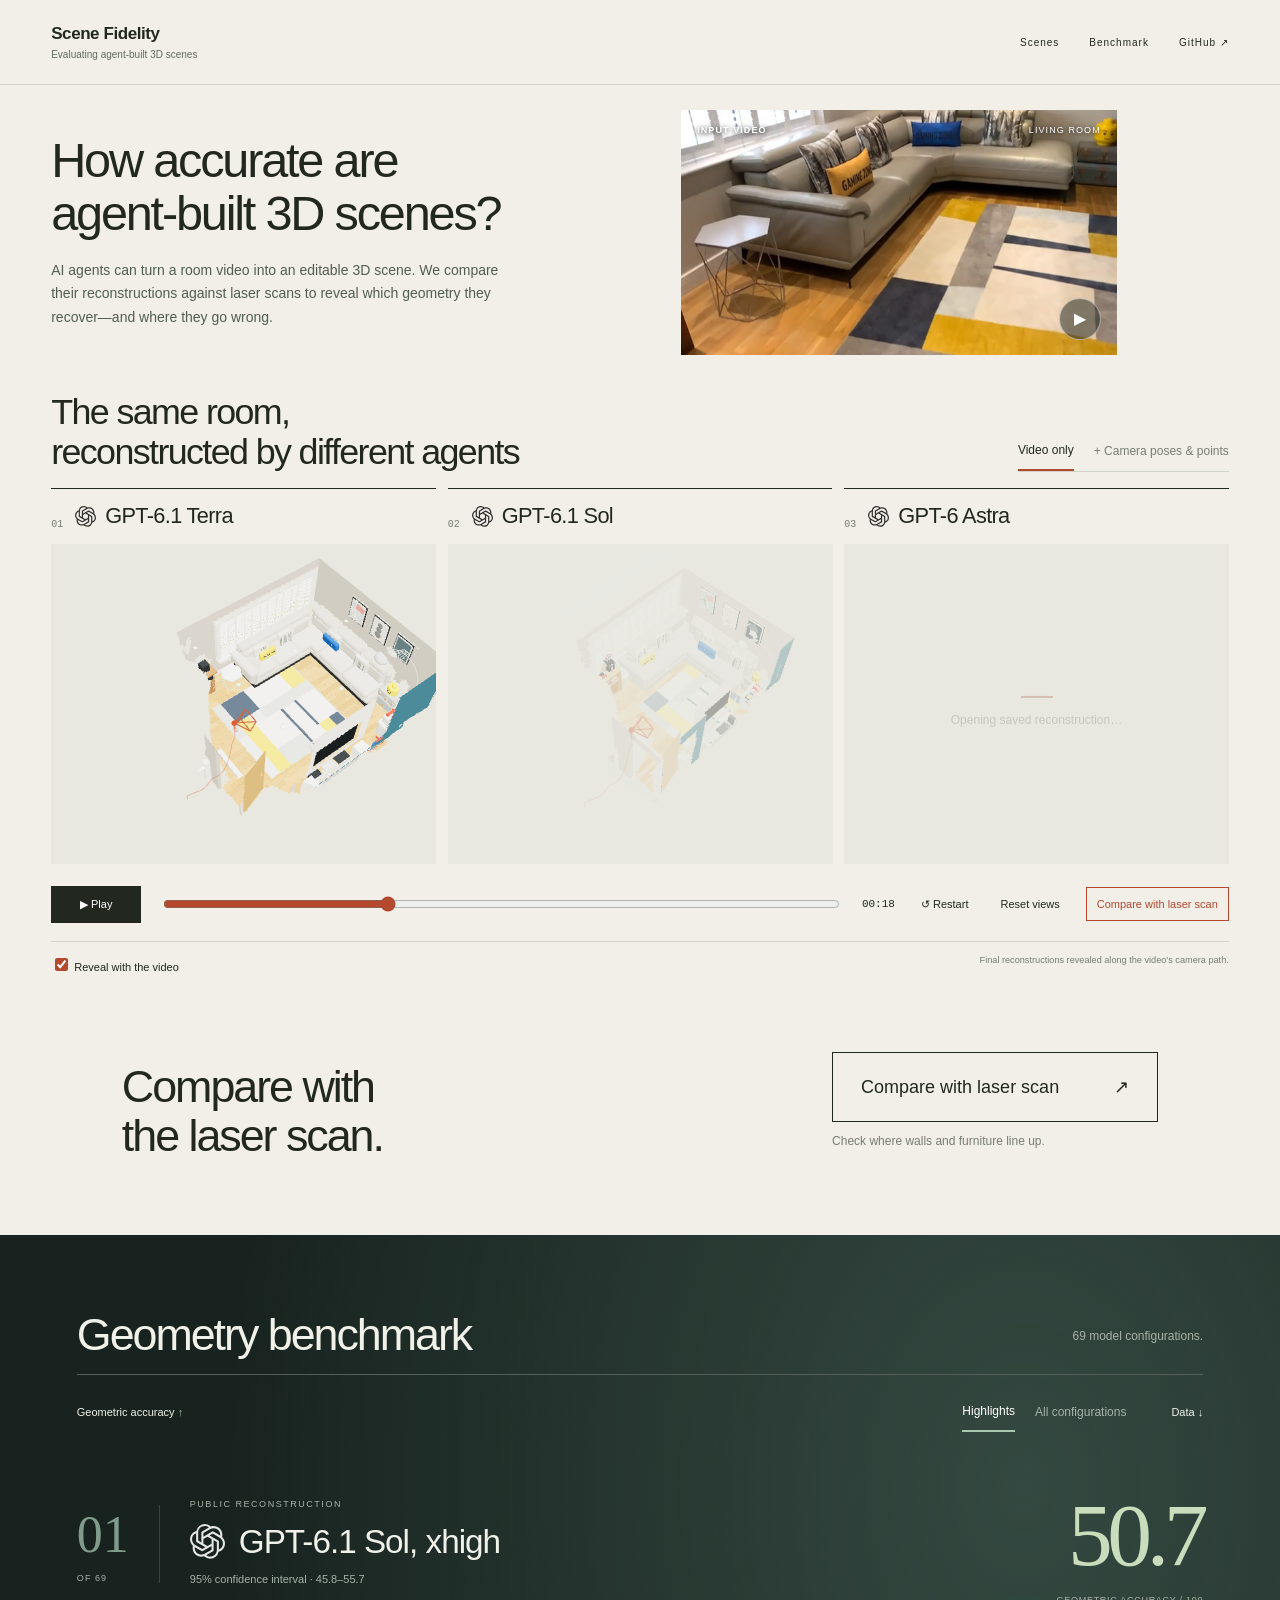
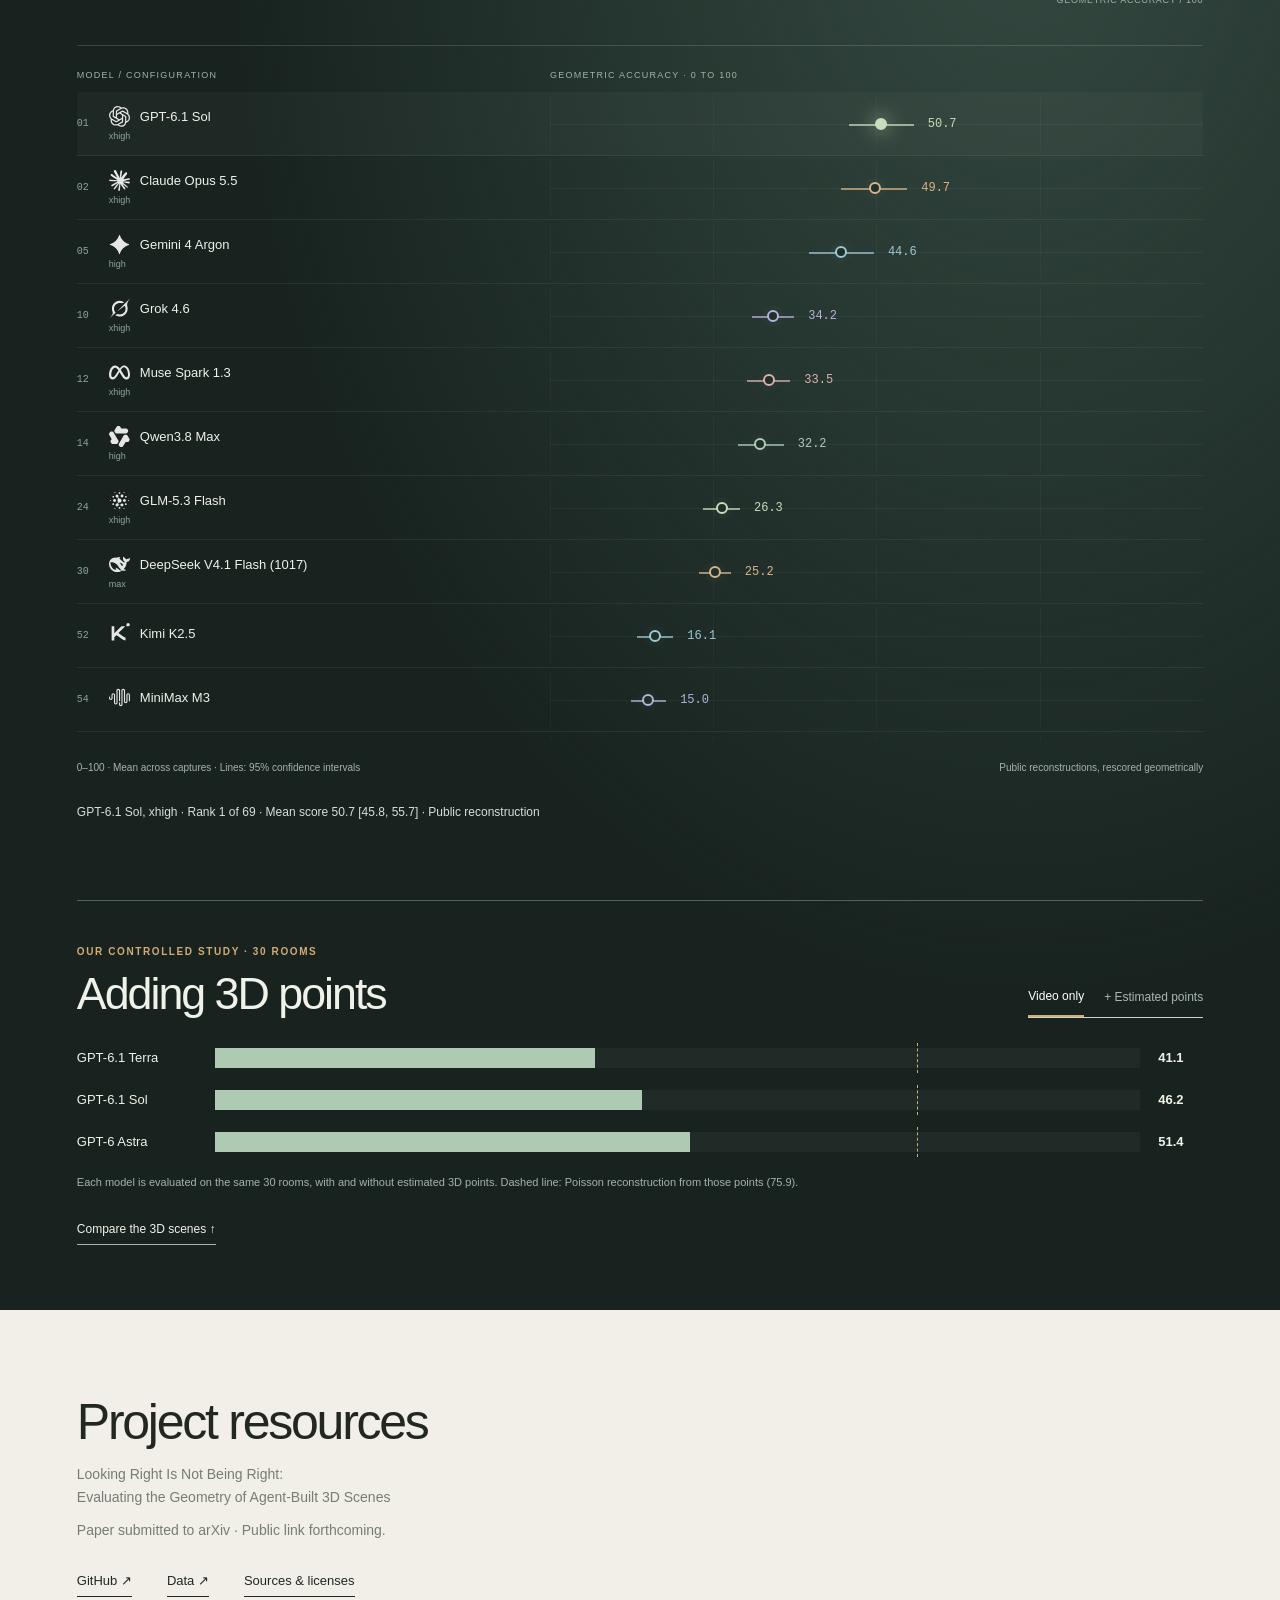
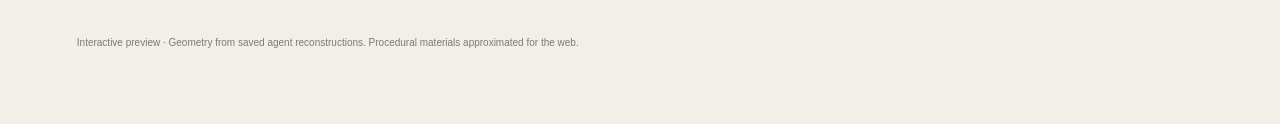
<file: site/index.html>
<!doctype html><html lang="en"><head><meta charset="UTF-8"><meta name="viewport" content="width=device-width,initial-scale=1"><title>Scene Fidelity — Evaluating Agent-Built 3D Scenes</title><meta name="description" content="Scene Fidelity evaluates the geometry of agent-built 3D scenes. Compare room reconstructions, inspect laser-scan alignment, and explore model scores."><meta name="theme-color" content="#f1efe8"><meta property="og:type" content="website"><meta property="og:title" content="Scene Fidelity"><meta property="og:description" content="How accurate are agent-built 3D scenes? Explore the reconstructions and geometry benchmark."><meta property="og:url" content="https://albertlongzi.github.io/looking-right-being-right/"><link rel="canonical" href="https://albertlongzi.github.io/looking-right-being-right/"><link rel="icon" type="image/svg+xml" href="favicon.svg"><link rel="stylesheet" href="style.css"></head><body>
<header><a class="project-identity" href="#"><strong>Scene Fidelity</strong><span>Evaluating agent-built 3D scenes</span></a><nav><a href="#compare">Scenes</a><a href="#benchmark">Benchmark</a><a href="https://github.com/Albertlongzi/looking-right-being-right" target="_blank" rel="noopener">GitHub ↗</a></nav></header>
<main><section class="opening"><div class="title"><h1>How accurate are<br>agent-built 3D scenes?</h1><p>AI agents can turn a room video into an editable 3D scene. We compare their reconstructions against laser scans to reveal which geometry they recover—and where they go wrong.</p></div><div class="source"><video id="video" src="./assets/video.mp4" poster="./assets/frame.png" muted playsinline preload="metadata" loop></video><span class="film-label">INPUT VIDEO <b>LIVING ROOM</b></span><button id="start" aria-label="Play synchronized comparison">▶</button></div></section>
<section id="compare" class="comparison-section"><div class="section-top"><div><h2>The same room,<br>reconstructed by different agents</h2></div><div class="conditions"><button class="active" data-condition="C0">Video only</button><button data-condition="C2">+ Camera poses &amp; points</button></div></div>
<div class="mobile-models" role="group" aria-label="Choose model"><button data-mobile="0" class="active">GPT-6.1 Terra</button><button data-mobile="1">GPT-6.1 Sol</button><button data-mobile="2">GPT-6 Astra</button></div><div class="triptych"><article><div class="model-head"><span>01</span><h3><img class="model-logo" src="logos/openai.svg" alt="">GPT-6.1 Terra</h3></div><iframe title="Terra interactive reconstruction" data-src="./viewer.html?model=terra"></iframe></article><article><div class="model-head"><span>02</span><h3><img class="model-logo" src="logos/openai.svg" alt="">GPT-6.1 Sol</h3></div><iframe title="Sol interactive reconstruction" data-src="./viewer.html?model=sol"></iframe></article><article><div class="model-head"><span>03</span><h3><img class="model-logo" src="logos/openai.svg" alt="">GPT-6 Astra</h3></div><iframe title="Astra interactive reconstruction" data-src="./viewer.html?model=astra"></iframe></article></div>
<div class="transport"><button id="play">▶ Play</button><input id="time" aria-label="Video timeline" type="range" min="0" max="54.8" step=".01" value="18"><output id="clock">00:18</output><button id="restart">↺ Restart</button><button id="reset">Reset views</button><button id="scan-near" aria-pressed="false">Compare with laser scan</button></div>
<div id="scan-compare" hidden><div class="scan-legend"><span>RECONSTRUCTION</span><span>LASER SCAN</span></div><label for="scan-split">Slide to compare the same space</label><input id="scan-split" type="range" min="0" max="100" value="50" aria-label="Reconstruction versus laser scan"><p>Same viewpoint and scale · Both cut at 1.25 m above the floor to expose the interior.</p></div><div class="reveal-row"><label><input id="reveal" type="checkbox" checked> Reveal with the video</label><small>Final reconstructions revealed along the video’s camera path.</small></div>
<div class="truth"><div><h2>Compare with<br>the laser scan.</h2></div><div><button id="scan" aria-pressed="false">Compare with laser scan <span>↗</span></button><p>Check where walls and furniture line up.</p></div></div>
</section>
<section id="benchmark"><div class="section-top"><div><h2>Geometry benchmark</h2></div><p class="bench-note">69 model configurations.</p></div><div class="board-top"><span>Geometric accuracy <b>↑</b></span><div><button id="families" class="active">Highlights</button><button id="all">All configurations</button></div><a href="benchmark.json" download>Data ↓</a></div><div id="leader-focus" aria-live="polite"></div><div class="map-label"><span>MODEL / CONFIGURATION</span><span>GEOMETRIC ACCURACY · 0 TO 100</span></div><div id="chart" aria-label="Geometric accuracy by model family"></div><div class="board-foot"><span>0–100 · Mean across captures · Lines: 95% confidence intervals</span><span>Public reconstructions, rescored geometrically</span></div><p class="benchmark-detail" id="detail" aria-live="polite">Select a model to explore its score and uncertainty.</p>
<div class="study"><span class="kicker">OUR CONTROLLED STUDY · 30 ROOMS</span><div class="study-heading"><h2>Adding 3D points</h2><div class="conditions"><button data-study="video" class="active">Video only</button><button data-study="points">+ Estimated points</button></div></div><div id="study-bars"></div><p class="study-note">Each model is evaluated on the same 30 rooms, with and without estimated 3D points. Dashed line: Poisson reconstruction from those points (75.9).</p><a class="back-link" href="#compare" id="try-points">Compare the 3D scenes ↑</a></div></section>
<footer><h2>Project resources</h2><p class="paper-title">Looking Right Is Not Being Right:<br>Evaluating the Geometry of Agent-Built 3D Scenes</p><p id="paper-status">Paper submitted to arXiv · Public link forthcoming.</p><div><a href="https://github.com/Albertlongzi/looking-right-being-right" target="_blank" rel="noopener">GitHub ↗</a><a href="https://huggingface.co/datasets/Zylong/looking-right-being-right" target="_blank" rel="noopener">Data ↗</a><a href="credits.html">Sources &amp; licenses</a></div><small>Interactive preview · Geometry from saved agent reconstructions. Procedural materials approximated for the web.</small></footer></main><script type="module" src="page.js"></script></body></html>
</file>
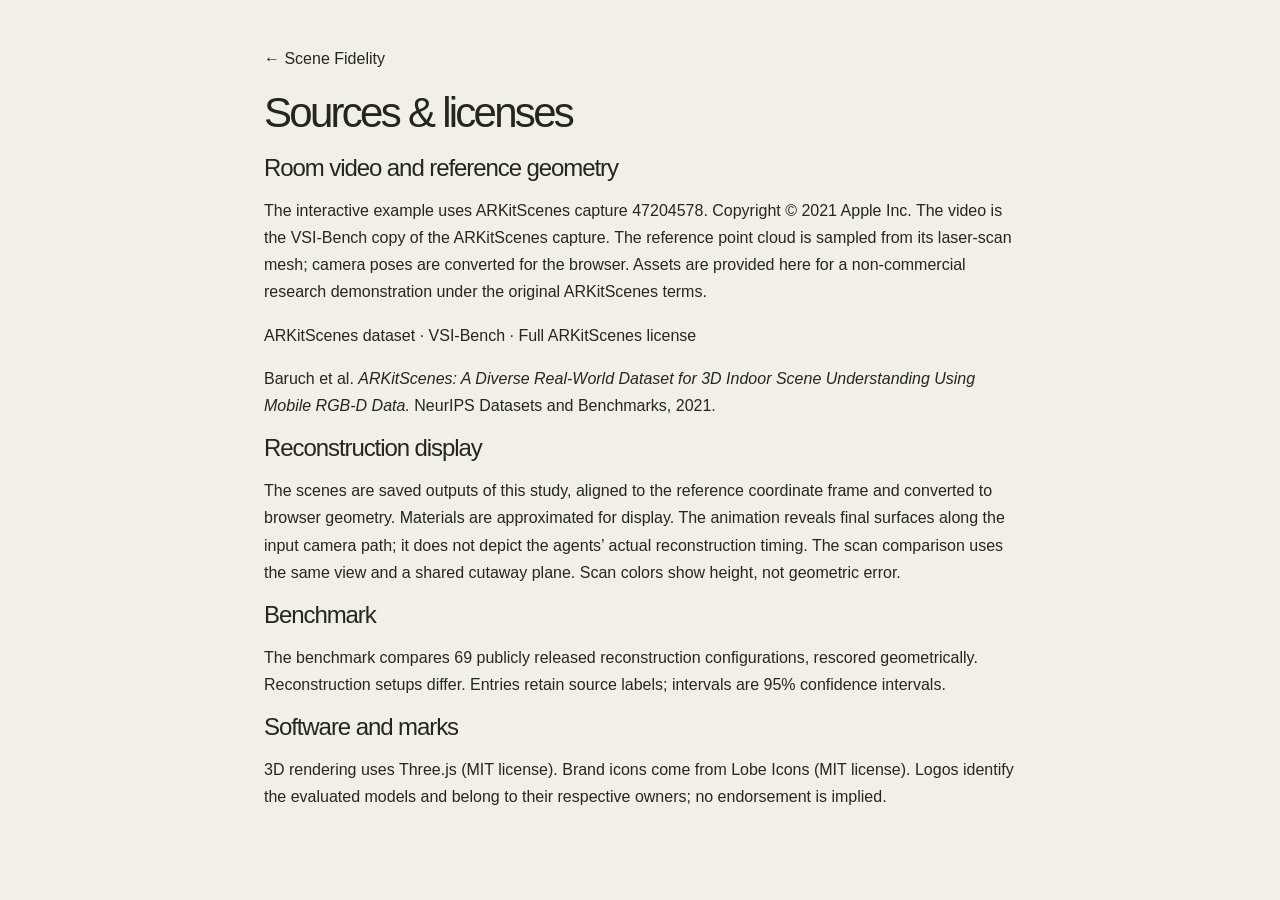
<file: site/credits.html>
<!doctype html><html lang="en"><head><meta charset="utf-8"><meta name="viewport" content="width=device-width,initial-scale=1"><title>Sources &amp; licenses — Scene Fidelity</title><link rel="stylesheet" href="style.css"></head><body><main style="max-width:800px;margin:auto;padding:45px 24px;line-height:1.7"><a href="./">← Scene Fidelity</a><h1 style="font-size:42px">Sources &amp; licenses</h1><h2 style="font-size:24px">Room video and reference geometry</h2><p>The interactive example uses ARKitScenes capture 47204578. Copyright © 2021 Apple Inc. The video is the VSI-Bench copy of the ARKitScenes capture. The reference point cloud is sampled from its laser-scan mesh; camera poses are converted for the browser. Assets are provided here for a non-commercial research demonstration under the original ARKitScenes terms.</p><p><a href="https://github.com/apple-aiml-research/ARKitScenes">ARKitScenes dataset</a> · <a href="https://huggingface.co/datasets/nyu-visionx/VSI-Bench">VSI-Bench</a> · <a href="./licenses/ARKitScenes-LICENSE.txt">Full ARKitScenes license</a></p><p>Baruch et al. <i>ARKitScenes: A Diverse Real-World Dataset for 3D Indoor Scene Understanding Using Mobile RGB-D Data.</i> NeurIPS Datasets and Benchmarks, 2021.</p><h2 style="font-size:24px">Reconstruction display</h2><p>The scenes are saved outputs of this study, aligned to the reference coordinate frame and converted to browser geometry. Materials are approximated for display. The animation reveals final surfaces along the input camera path; it does not depict the agents’ actual reconstruction timing. The scan comparison uses the same view and a shared cutaway plane. Scan colors show height, not geometric error.</p><h2 style="font-size:24px">Benchmark</h2><p>The benchmark compares 69 publicly released reconstruction configurations, rescored geometrically. Reconstruction setups differ. Entries retain source labels; intervals are 95% confidence intervals.</p><h2 style="font-size:24px">Software and marks</h2><p>3D rendering uses <a href="https://threejs.org/">Three.js</a> (<a href="./vendor/THREE-LICENSE.txt">MIT license</a>). Brand icons come from <a href="https://github.com/lobehub/lobe-icons">Lobe Icons</a> (<a href="logos/LICENSE">MIT license</a>). Logos identify the evaluated models and belong to their respective owners; no endorsement is implied.</p></main></body></html>
</file>
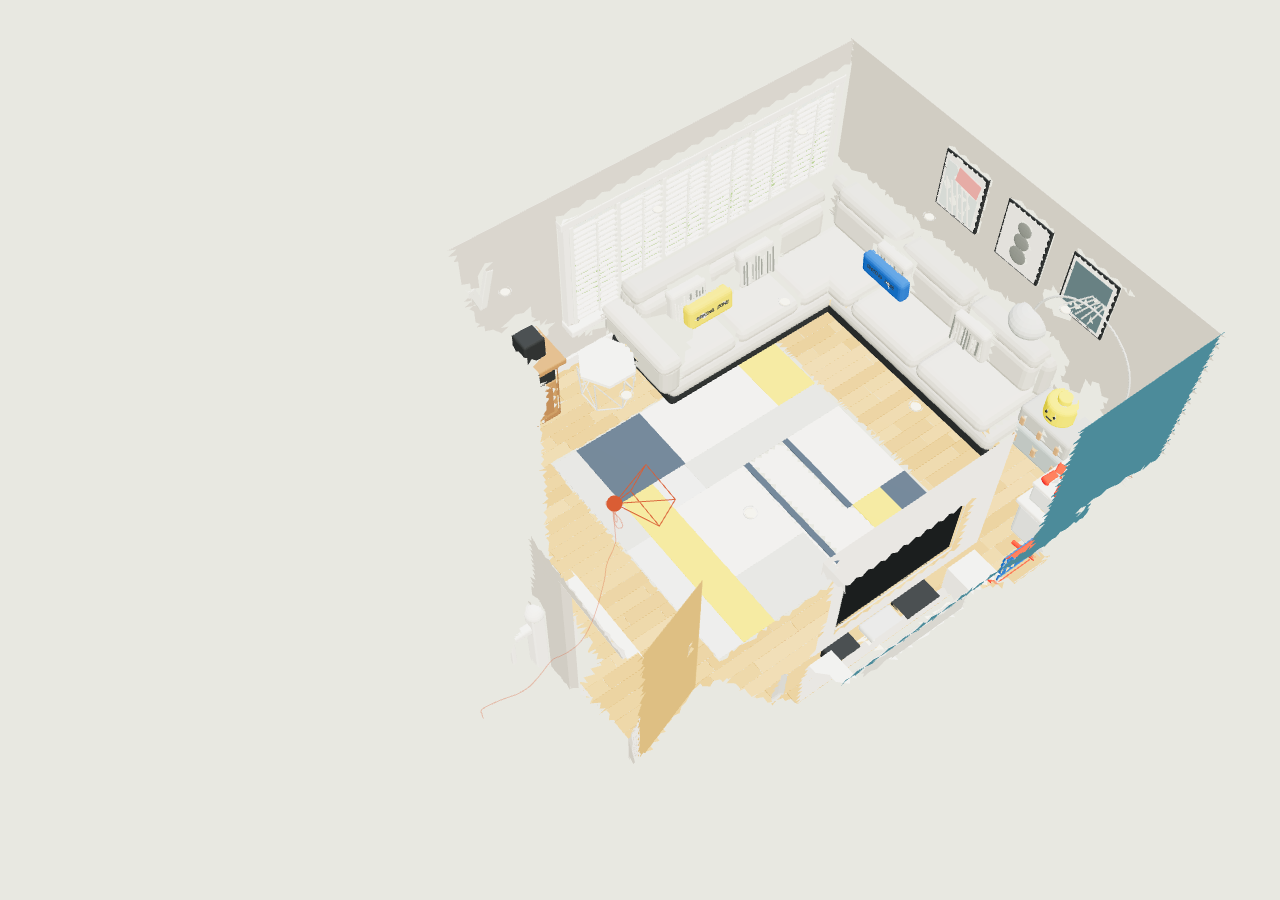
<file: site/viewer.html>
<!doctype html>
<html lang="en"><head><meta charset="UTF-8"><meta name="viewport" content="width=device-width, initial-scale=1"><meta name="theme-color" content="#f2f0e9"><title>Looking Right Is Not Being Right — Scene Explorer</title><link rel="stylesheet" href="styles.css"><script type="importmap">{"imports":{"three":"./vendor/three.module.js"}}</script><style>body,html{overflow:hidden;background:#e8e8e1}.masthead,.intro,.explorer-bar,.model-selector,.input-panel,.panel-heading,.panel-footer,.reveal-controls,.playback,.comparison-caption,.reading-note,.site-footer,.scene-bottom,.scene-top{display:none!important}.hero{padding:0!important}.explorer{border:0}.comparison{display:block}.scene-media{height:100vh!important;width:100vw}.loading{padding:20px}#scan-wipe{position:absolute;inset:0;pointer-events:none;z-index:3}#scan-wipe[hidden]{display:none}#scan-wipe i{position:absolute;left:var(--split);height:100%;border-left:2px solid #ffffffcc;filter:drop-shadow(0 0 2px #222)}#scan-wipe span{position:absolute;top:12px;font:8px Arial;letter-spacing:.08em;padding:6px;background:#f1efe8db;color:#293e32}.wipe-left{left:8px}.wipe-right{right:8px}#scan-wipe .wipe-right{color:#21696b}#scan-wipe.all-scan .wipe-left,#scan-wipe.all-scene .wipe-right{display:none}</style></head>
<body>
<header class="masthead"><a class="wordmark" href="#">GEOMETRY / SCENE STUDY</a><span class="edition">Interactive research preview</span></header>
<main>
<section class="hero" aria-labelledby="title">
<div class="intro"><h1 id="title">Looking right.<br><em>Is not being right.</em></h1><div class="intro-note"><span class="eyebrow">BEYOND THE RENDER</span><p>A convincing room is only the beginning.<br> Explore the geometry behind the image.</p><a href="#explorer" class="explore-link">Explore the scene <span aria-hidden="true">↘</span></a></div></div>
<div class="explorer" id="explorer">
<div class="explorer-bar"><div class="room-label"><span class="room-dot"></span><strong>Living room</strong><span id="capture-label"></span></div><div class="condition-tabs" role="group" aria-label="Reconstruction input"><button class="condition active" data-condition="C0" aria-pressed="true">Video only</button><button class="condition" data-condition="C2" aria-pressed="false">+ Estimated points</button></div></div>
<div class="model-selector"><span>COMPARE MODELS</span><div role="group" aria-label="Reconstruction model"><button data-model="terra" class="active" aria-pressed="true">Terra</button><button data-model="sol" aria-pressed="false">Sol</button><button data-model="astra" aria-pressed="false">Astra</button></div><small>Same room. Same video. Same moment.</small></div>
<div class="comparison">
<section class="input-panel" aria-label="Input video"><div class="panel-heading"><span class="panel-number">01</span><h2>The input</h2><span class="panel-kind" id="input-kind">VIDEO FRAME</span></div><div class="input-media"><img id="input-frame" alt="Input video frame of the evaluated living room"><video id="input-video" playsinline muted preload="metadata" hidden></video><div class="media-label" id="input-media-label">Original observation</div><div class="image-error" id="input-error" hidden>Input frame unavailable.</div></div><div class="panel-footer"><span id="input-description">A frame from the source video.</span><span class="footer-mark">RGB</span></div></section>
<section class="reconstruction-panel" aria-label="Interactive scene reconstruction"><div class="panel-heading"><span class="panel-number">02</span><h2>The reconstruction</h2><div class="view-tabs" role="group" aria-label="Scene representation"><button data-view="spatial" class="active" aria-pressed="true">3D scene</button><button data-view="camera" aria-pressed="false">Camera view</button></div></div><div class="scene-media" id="scene-stage"><div id="viewport"></div><div id="scan-wipe" hidden style="--split:50%"><span class="wipe-left">RECONSTRUCTION</span><span class="wipe-right">LASER SCAN</span><i></i></div><img id="appearance" alt="Agent scene rendered from the observation viewpoint" hidden><div class="scene-top"><span class="view-tag" id="view-tag">OBLIQUE VIEW · 55°</span><button id="reset-view" title="Reset to 55-degree view" aria-label="Reset to 55-degree oblique view"><svg viewBox="0 0 24 24" fill="none" stroke="currentColor" stroke-width="1.5"><path d="M4 10a8 8 0 1 1 1 7M4 4v6h6"/></svg><span>Reset view</span></button></div><div class="loading" id="loading" role="status"><span class="loading-line"></span><span id="load-message">Opening saved reconstruction…</span></div><div class="scene-bottom"><label class="scan-control" id="points-control"><input id="points-toggle" type="checkbox"><span class="switch"></span><span>Input points</span></label><span id="scene-instructions">Drag to orbit · Scroll to zoom</span><label class="scan-control" id="scan-control"><input id="scan-toggle" type="checkbox" disabled><span class="switch"></span><span>Laser scan</span></label></div></div><div class="panel-footer"><span id="condition-caption">Reconstructed from video</span><span class="footer-mark" id="model-kind">SAVED SCENE</span></div></section>
</div>
<div class="reveal-controls"><label><input type="checkbox" id="live-reveal" checked> Build with the video</label><button id="restart-build">↻ Replay from empty</button><span>Visibility reveal · occlusion checked</span></div><div class="playback"><button id="play-video" aria-label="Play video">▶ Play</button><input id="video-seek" aria-label="Video time" type="range" min="0" max="55" step="0.01" value="0"><output id="video-time">00:00 / 00:55</output><select id="playback-rate" aria-label="Playback speed"><option value="1">1×</option><option value="0.5">0.5×</option><option value="2">2×</option></select><span class="playback-note">Video time · synchronized camera</span></div>
<div class="comparison-caption"><p><span class="accent-mark">↗</span> Watch the room emerge as the camera moves.</p><span id="asset-note">Input video playback and scan overlay will be added when their aligned assets are available.</span></div>
</div>
</section>

<section class="reading-note"><span class="eyebrow">WHAT TO LOOK FOR</span><h2>Look beyond<br>the familiar furniture.</h2><div><p>Pause at any moment and switch between Terra, Sol and Astra. The video time and your viewing angle stay fixed, so differences in the rooms are easy to compare.</p><p class="secondary">The video camera reveals the saved reconstruction surface by surface, accounting for occlusion in that model. Previously seen surfaces remain visible. This is a visualization of final geometry, not an online reconstruction run.</p></div></section>
</main><footer class="site-footer"><span>Looking Right Is Not Being Right</span><span>Evaluating the geometry of agent-built 3D scenes</span></footer>
<script type="module" src="viewer.js"></script>
</body></html>
</file>
<file: site/style.css>
:root{--paper:#f1efe8;--ink:#222820;--mute:#777d73;--accent:#b3492e;--line:#d0d4c7}*{box-sizing:border-box}body{margin:0;background:var(--paper);color:var(--ink);font-family:Arial,sans-serif}html{scroll-behavior:smooth}a{color:inherit;text-decoration:none}button{font:inherit;color:inherit;cursor:pointer}button,a,input{outline-offset:5px}header{padding:24px 4%;display:flex;justify-content:space-between;border-bottom:1px solid var(--line);font-size:10px;letter-spacing:.1em}header>a{font-weight:700}nav{display:flex;gap:30px}.opening{display:grid;grid-template-columns:1fr 1fr;min-height:370px;padding:35px 4% 25px;gap:7%;align-items:center}.kicker{font-size:10px;letter-spacing:.16em;color:var(--accent);font-weight:700}h1{font-size:clamp(40px,5vw,78px);font-weight:400;letter-spacing:-.065em;line-height:1.02;margin:20px 0}em{font:inherit;font-family:Georgia,serif;color:var(--accent)}.title p{font-size:14px;color:var(--mute)}.source{position:relative;aspect-ratio:16/9;overflow:hidden;background:#252920}.source video{width:100%;height:100%;object-fit:cover}.film-label{position:absolute;top:15px;left:16px;right:16px;font-size:9px;letter-spacing:.12em;color:white;text-shadow:0 1px 5px #000}.film-label b{float:right;font-weight:400}#start{position:absolute;bottom:15px;right:16px;border:1px solid #ffffff80;border-radius:50%;width:42px;height:42px;background:#1d241f80;color:white}.comparison-section{padding:20px 4% 0}.section-top{display:flex;justify-content:space-between;align-items:end;margin-bottom:25px;gap:20px}h2{font-size:clamp(30px,3.5vw,54px);letter-spacing:-.045em;font-weight:400;margin:10px 0 0;line-height:1.08}.conditions{display:flex;border-bottom:1px solid var(--line);gap:20px}.conditions button,.board-top button{border:0;background:none;padding:12px 0;font-size:12px;color:var(--mute)}.conditions button.active,.board-top button.active{border-bottom:2px solid var(--accent);color:var(--ink)}.triptych{display:grid;grid-template-columns:repeat(3,1fr);gap:12px}.model-head{display:flex;align-items:baseline;gap:12px;border-top:1px solid var(--ink);padding:14px 0}.model-head>span{font:10px monospace;color:var(--mute)}h3{font-size:23px;font-weight:400;letter-spacing:-.03em;margin:0}.model-head small{margin-left:auto;color:var(--mute);font-size:10px}iframe{border:0;width:100%;height:clamp(260px,28vw,430px);background:#e8e8e1}.transport{display:flex;gap:20px;align-items:center;border-bottom:1px solid var(--line);padding:18px 0}.transport button{background:none;border:0;font-size:11px}.transport #play{background:var(--ink);color:white;min-width:90px;padding:12px}.transport input{flex:1;min-width:0;accent-color:var(--accent)}output{font:11px monospace}.reveal-row{display:flex;justify-content:space-between;padding:13px 0;font-size:11px}.reveal-row small{color:var(--mute)}input[type=checkbox]{accent-color:var(--accent)}.truth{display:flex;justify-content:space-between;align-items:center;padding:65px 6% 75px;gap:20px}.truth h2{font-size:clamp(35px,4vw,64px)}#scan{border:1px solid var(--ink);background:transparent;font-size:18px;padding:23px 28px;min-width:300px;transition:.2s}#scan span{margin-left:50px}#scan:hover,#scan[aria-pressed=true]{background:var(--ink);color:white}.truth p{font-size:12px;color:var(--mute)}#benchmark{background:#1e2826;color:#f0f2e9;padding:65px 6%;scroll-margin-top:10px}#benchmark .kicker{color:#d4aa76}.bench-note{color:#a6b3aa;font-size:12px;line-height:1.7}.board-top{display:flex;align-items:center;gap:25px;border-top:1px solid #53605a;padding:17px 0;font-size:11px}.board-top b{color:#a7c8ad}.board-top>div{margin-left:auto;display:flex;gap:20px}.board-top button{color:#a6b3aa}.board-top button.active{color:white;border-color:#a7c8ad}.board-top>a{margin-left:20px}#chart{display:flex;gap:14px;height:330px;align-items:stretch;overflow-x:auto;padding-top:25px;scrollbar-color:#768b7d #1e2826}.bar-item{min-width:65px;flex:1;background:none;border:0;color:inherit;position:relative;display:flex;flex-direction:column;justify-content:end;align-items:center;padding:0 0 5px}.bar-space{height:245px;width:100%;display:flex;align-items:flex-end;justify-content:center;position:relative;border-bottom:1px solid #53605a;background:repeating-linear-gradient(to top,transparent 0,transparent 60px,#ffffff09 60px,#ffffff09 61px)}.bar{width:65%;max-width:60px;height:var(--height);background:linear-gradient(0deg,#638976,#c9ddbc);position:relative;transition:filter .2s}.bar-item:nth-child(3n+2) .bar{background:linear-gradient(0deg,#6a8588,#c2d3d2)}.bar-item:hover .bar,.bar-item.selected .bar{filter:brightness(1.3)}.bar-value{position:absolute;top:-23px;left:0;width:100%;font-size:13px}.ci{position:absolute;bottom:var(--lo);height:var(--range);width:1px;background:#f8f2d9;left:50%;z-index:2}.ci:before,.ci:after{content:'';position:absolute;width:7px;height:1px;background:inherit;left:-3px}.ci:after{bottom:0}.bar-name{height:45px;font-size:10px;line-height:1.3;margin-top:14px;max-width:95px}.board-foot{display:flex;justify-content:space-between;font-size:10px;color:#a6b3aa;padding:20px 0;gap:20px}.benchmark-detail{min-height:40px;font-size:12px;color:#d6dfd8}.study{margin-top:55px;padding-top:40px;border-top:1px solid #53605a}.study-heading{display:flex;align-items:end;justify-content:space-between;gap:25px;margin-bottom:30px}.study-heading em{color:#d4aa76}.study .conditions button{color:#acb7af}.study .conditions button.active{color:white;border-color:#d4aa76}.study-row{display:grid;grid-template-columns:65px 1fr 45px;gap:18px;align-items:center;margin:22px 0;font-size:13px}.study-track{height:20px;background:#ffffff09;position:relative}.study-track:after{content:'';position:absolute;left:75.9%;top:-5px;bottom:-5px;border-left:1px dashed #d4aa76}.study-fill{height:100%;background:#aecab2;transition:width .7s cubic-bezier(.2,.7,.2,1)}.study-note{font-size:11px;color:#a6b3aa;line-height:1.6}.back-link{display:inline-block;margin-top:20px;border-bottom:1px solid #a6b3aa;padding-bottom:8px;font-size:12px}footer{padding:75px 6%}footer h2{font-size:clamp(38px,5vw,75px)}footer p{color:var(--mute);font-size:14px}footer>div{display:flex;gap:35px;margin:35px 0}footer a{border-bottom:1px solid var(--ink);padding-bottom:8px;font-size:13px}footer small{color:var(--mute);font-size:10px}.title,.source{animation:arrive .8s both}.source{animation-delay:.12s}@keyframes arrive{from{opacity:0;transform:translateY(15px)}to{opacity:1;transform:none}}@media(max-width:700px){header{font-size:8px}nav{gap:15px}.opening{gap:20px;grid-template-columns:1fr;padding-top:28px}h1{font-size:52px}.source{aspect-ratio:16/9}.section-top{display:block}.conditions{margin-top:18px;width:max-content}.triptych{gap:5px}iframe{height:235px}.model-head{gap:5px}.model-head h3{font-size:17px}.model-head small{display:none}.transport{gap:8px;flex-wrap:wrap}.transport #reset{display:none}.reveal-row{gap:15px;line-height:1.5}.reveal-row small{max-width:160px}.truth{padding:45px 0;display:block}.truth>div+div{margin-top:25px}#scan{min-width:0;width:100%}#benchmark{padding:45px 5%}.board-top{flex-wrap:wrap;gap:12px}.board-top>div{margin-left:0}.board-top>a{margin-left:auto}.board-foot{display:block;line-height:1.8}.board-foot span{display:block}.study-heading{display:block}footer{padding:50px 5%}}@media(prefers-reduced-motion:reduce){*{animation:none!important;transition:none!important;scroll-behavior:auto!important}}

@media(min-width:701px){.opening{min-height:280px;padding-top:25px;padding-bottom:15px}.source{max-height:245px}.section-top{margin-bottom:16px}.comparison-section{padding-top:12px}iframe{height:clamp(235px,25vw,390px)}}

#scan-near{border:1px solid var(--accent);padding:10px;color:var(--accent)}#scan-near[aria-pressed=true]{background:var(--accent);color:white}
/* Score atlas: precise position, full names, a focused configuration. */
.model-head h3{font-size:clamp(15px,1.7vw,24px)}.mobile-models{display:none}#benchmark{background:radial-gradient(ellipse at 80% 15%,#344941 0,transparent 55%),#18231f}#leader-focus{display:flex;align-items:center;gap:30px;padding:34px 0 40px;border-bottom:1px solid #ffffff25;min-height:180px}.focus-rank{font:52px Georgia,serif;color:#809b8b;border-right:1px solid #ffffff25;padding-right:30px}.focus-rank small,.focus-score small{display:block;font:9px Arial;letter-spacing:.12em;color:#a6b3aa;margin-top:9px}.focus-name>span{font-size:9px;letter-spacing:.17em;color:#a6b3aa}.focus-name h3{font-size:clamp(20px,2.6vw,36px);margin:12px 0}.focus-name p{font-size:11px;color:#a6b3aa}.focus-score{font:clamp(55px,7vw,90px) Georgia,serif;margin-left:auto;letter-spacing:-.06em;text-align:right}.focus-score small{letter-spacing:.08em}.map-label{display:grid;grid-template-columns:42% 58%;font-size:9px;letter-spacing:.14em;color:#9eb6a6;padding:24px 0 12px}#chart{display:block;height:auto;max-height:650px;overflow-y:auto;overflow-x:hidden;padding:0;scrollbar-width:thin}.rank-row{display:grid;grid-template-columns:42% 58%;width:100%;align-items:center;min-height:57px;padding:4px 0;background:none;border:0;border-bottom:1px solid #ffffff10;color:inherit;text-align:left;transition:background .2s}.rank-row:hover,.rank-row.selected{background:#ffffff07}.rank-name{display:grid;grid-template-columns:32px 1fr;align-items:center;padding-right:15px}.rank-name i{font:10px monospace;color:#8ca797;grid-row:span 2}.rank-name strong{font-size:13px;font-weight:400}.rank-name small{font-size:9px;color:#8ca797;margin-top:4px}.rank-track{display:block;position:relative;height:55px;background:repeating-linear-gradient(to right,#ffffff09 0,#ffffff09 1px,transparent 1px,transparent 25%)}.rank-track:before{content:'';position:absolute;left:0;right:0;top:50%;border-top:1px solid #ffffff0c}.rank-interval{position:absolute;height:2px;top:50%;background:var(--row-color);opacity:.7}.rank-node{position:absolute;top:50%;width:12px;height:12px;transform:translate(-50%,-50%);border:2px solid var(--row-color);background:#203027;border-radius:50%;box-shadow:0 0 0 5px #ffffff04;transition:.2s}.rank-row.selected .rank-node,.rank-row:hover .rank-node{background:var(--row-color);box-shadow:0 0 20px var(--row-color)}.rank-track b{position:absolute;top:calc(50% - 7px);font:12px monospace;color:var(--row-color)}.study-row{grid-template-columns:120px 1fr 45px}#chart:focus-within{scroll-behavior:smooth}@media(max-width:700px){.mobile-models{display:flex;gap:5px;margin:15px 0}.mobile-models button{flex:1;border:1px solid var(--line);padding:12px 4px;background:none;font-size:10px}.mobile-models button.active{background:var(--ink);color:white}.triptych{display:block}.triptych article{display:none}.triptych article.mobile-current{display:block}.triptych iframe{height:340px}.model-head h3{font-size:20px}.model-head{padding:10px 0}.focus-rank{display:none}#leader-focus{gap:10px;min-height:155px;padding:25px 0}.focus-name h3{font-size:21px}.focus-name p{font-size:10px}.focus-score{font-size:58px}.focus-score small{font-size:7px;max-width:110px;line-height:1.5}.map-label{grid-template-columns:47% 53%;font-size:7px}.rank-row{grid-template-columns:47% 53%}.rank-name{grid-template-columns:22px 1fr;padding-right:8px}.rank-name strong{font-size:11px}.rank-track b{font-size:10px}.study-row{grid-template-columns:103px 1fr 35px;font-size:11px}.transport button{min-height:40px}.conditions button{min-height:44px}}
@media(max-width:700px){.transport{display:grid;grid-template-columns:90px 1fr auto}.transport #time{grid-column:1 / -1;grid-row:1;width:100%;height:25px}.transport #clock{grid-row:2;grid-column:2}.transport #restart{grid-row:2;grid-column:3}.transport #scan-near{grid-column:1 / -1}.rank-track{height:62px}}

.brand-logo{width:21px;height:21px;object-fit:contain;filter:brightness(0) invert(.9);flex-shrink:0}.rank-name strong{display:flex;align-items:center;gap:10px}.new-tag{font:8px Arial;letter-spacing:.08em;color:#d4aa76;margin-left:3px}.focus-name h3{display:flex;align-items:center;gap:14px}.focus-logo{width:35px;height:35px;filter:brightness(0) invert(.9)}
#scan-compare{padding:22px 24px;background:#e0e6df;border-bottom:1px solid #a7b6a7}#scan-compare[hidden]{display:none}.scan-legend{display:flex;justify-content:space-between;font-size:10px;font-weight:bold;letter-spacing:.1em}.scan-legend span:last-child{color:#206a6c}#scan-compare label{display:block;text-align:center;font-size:13px;margin:8px 0}#scan-split{width:100%;accent-color:#206a6c;height:30px}#scan-compare p{font-size:11px;text-align:center;color:#59685b;margin:6px 0 0}
@media(max-width:700px){.brand-logo{width:16px;height:16px}.rank-name strong{gap:6px;flex-wrap:wrap}.new-tag{font-size:7px}.focus-logo{width:24px;height:24px}.focus-name h3{gap:8px;font-size:18px}.rank-name small{font-size:8px;line-height:1.5}.focus-score{font-size:50px}.focus-name{min-width:0}.focus-name>span{font-size:8px}}

.model-head h3{display:flex;align-items:center;gap:9px}.model-logo{width:21px;height:21px;opacity:.8}

/* Direct editorial copy: one headline, one explanation, then the scenes. */
header>a{font-size:13px;letter-spacing:0;font-weight:600}.title h1{font-size:clamp(36px,4.6vw,67px);letter-spacing:-.045em;line-height:1.06;margin:12px 0 20px}.title p{font-size:14px;line-height:1.65;max-width:450px;color:#535d51}.truth h2{font-size:clamp(32px,3.5vw,52px)}footer h2{font-size:clamp(32px,4vw,50px)}.paper-title{line-height:1.6}.film-label{font-weight:600}
@media(max-width:700px){header>a{font-size:11px}.title h1{font-size:clamp(33px,8.9vw,46px);margin:8px 0 15px}.title p{font-size:13px;line-height:1.65}.opening{gap:22px}.section-top h2{font-size:32px}.conditions{gap:14px}.conditions button{font-size:11px}}

/* Scene Fidelity identity and research-question opening. */
.project-identity{display:flex;flex-direction:column;gap:5px}.project-identity strong{font-size:17px;letter-spacing:-.025em;font-weight:600}.project-identity span{font-size:10px;font-weight:400;letter-spacing:0;color:#626b60}header{align-items:center}.title h1{font-size:clamp(34px,3.8vw,56px);line-height:1.08}.comparison-section>.section-top h2{font-size:clamp(27px,2.8vw,40px);line-height:1.12}.comparison-section>.section-top{gap:30px}
@media(max-width:700px){.project-identity strong{font-size:16px}.project-identity span{font-size:9px;max-width:150px;line-height:1.35}header{gap:12px}header nav{gap:12px}.title h1{font-size:clamp(30px,8.1vw,43px);letter-spacing:-.045em}.comparison-section>.section-top h2{font-size:28px}.title p{max-width:450px}}
</file>
<file: site/styles.css>
:root{--paper:#f2f0e9;--ink:#272a25;--muted:#77796f;--line:#d7d8cf;--accent:#a6462e;--panel:#e8e8df}*{box-sizing:border-box}html{scroll-behavior:smooth}body{margin:0;background:var(--paper);color:var(--ink);font-family:Arial,Helvetica,sans-serif;-webkit-font-smoothing:antialiased}button,a,input{-webkit-tap-highlight-color:transparent}button{font:inherit;color:inherit;cursor:pointer}button:focus-visible,a:focus-visible,input:focus-visible{outline:2px solid var(--accent);outline-offset:5px}button:disabled{cursor:not-allowed}a{color:inherit;text-decoration:none}[hidden]{display:none!important}.masthead{padding:23px 4.2%;display:flex;align-items:center;justify-content:space-between;border-bottom:1px solid var(--line);font-size:10px;letter-spacing:.13em}.wordmark{font-weight:700}.edition{color:var(--muted);letter-spacing:.035em}.hero{width:100%;padding:0 4.2%}.intro{display:flex;justify-content:space-between;align-items:flex-end;padding:36px 0 30px;gap:30px}h1{font-size:clamp(48px,5.6vw,88px);font-weight:400;letter-spacing:-.065em;line-height:1.02;margin:0}h1 em{font-family:Georgia,'Times New Roman',serif;font-weight:400;letter-spacing:-.055em;color:var(--accent)}.intro-note{padding:0 0 4px;min-width:270px}.eyebrow{font-size:10px;letter-spacing:.16em;font-weight:700;color:var(--accent)}.intro-note p{font-size:14px;line-height:1.65;margin:13px 0 13px}.explore-link{font-size:11px;border-bottom:1px solid var(--ink);padding-bottom:4px;display:inline-flex;gap:30px}.explore-link span{transition:transform .2s}.explore-link:hover span{transform:translate(3px,3px)}.explorer{border-top:1px solid var(--ink);scroll-margin-top:15px}.explorer-bar{display:flex;align-items:center;justify-content:space-between;padding:13px 0;gap:15px}.room-label{display:flex;align-items:center;gap:10px;font-size:12px}.room-label strong{font-weight:500}.room-label>span:last-child{color:var(--muted);font-size:10px}.room-dot{width:6px;height:6px;background:var(--accent);border-radius:50%}.condition-tabs{display:flex;border:1px solid var(--line);padding:3px;border-radius:3px;gap:3px}.condition-tabs button{border:0;background:none;font-size:11px;padding:9px 17px;border-radius:1px;transition:background .2s,color .2s}.condition-tabs button.active{background:var(--ink);color:var(--paper)}.comparison{display:grid;grid-template-columns:minmax(0,1fr) minmax(0,1.55fr);gap:22px}.panel-heading{height:37px;display:flex;align-items:center;gap:10px}.panel-number{font-size:10px;color:var(--muted);font-variant-numeric:tabular-nums}h2{font-size:13px;font-weight:500;margin:0}.panel-kind{margin-left:auto;font-size:8px;color:var(--muted);letter-spacing:.08em}.input-media,.scene-media{height:clamp(280px,31vw,470px);position:relative;overflow:hidden;background:var(--panel)}.input-media img,.input-media video{width:100%;height:100%;object-fit:cover;display:block}.media-label{position:absolute;bottom:16px;left:16px;background:rgba(20,26,20,.65);color:white;font-size:9px;letter-spacing:.03em;padding:7px 10px}.panel-footer{display:flex;justify-content:space-between;gap:12px;font-size:10px;color:var(--muted);padding:11px 0}.footer-mark{font-size:8px;letter-spacing:.1em;white-space:nowrap}.view-tabs{margin-left:auto;display:flex;gap:14px;align-items:center}.view-tabs button{border:0;border-bottom:1px solid transparent;background:none;padding:2px 0 4px;color:var(--muted);font-size:10px}.view-tabs button.active{color:var(--ink);border-color:var(--ink)}.scene-media{background:#e8e8e1}.scene-media #viewport,.scene-media #appearance{width:100%;height:100%;position:absolute;inset:0}.scene-media #appearance{object-fit:contain;background:var(--panel)}#viewport canvas{display:block;touch-action:none}.scene-top,.scene-bottom{position:absolute;left:16px;right:16px;display:flex;align-items:center;justify-content:space-between;gap:12px;pointer-events:none}.scene-top{top:14px}.scene-bottom{bottom:13px}.scene-top button,.scene-bottom label{pointer-events:auto}.view-tag{font-size:8px;letter-spacing:.1em;color:#5c645b;background:#f2f0e9b8;padding:6px 7px}#reset-view{display:flex;gap:5px;align-items:center;border:0;background:#f2f0e9cf;padding:6px 8px;font-size:9px}#reset-view svg{width:12px;height:12px}#scene-instructions{font-size:9px;color:#657062;background:#f2f0e9b8;padding:6px 7px}.scan-control{display:flex;align-items:center;gap:7px;font-size:10px;background:#f2f0e9d9;padding:6px 8px}.scan-control input{position:absolute;width:1px;height:1px;opacity:0}.switch{width:25px;height:14px;border:1px solid #a5a99d;border-radius:20px;position:relative;background:transparent;transition:.2s}.switch:before{content:'';position:absolute;width:8px;height:8px;border-radius:50%;background:#8b9083;left:2px;top:2px;transition:.2s}.scan-control input:checked+.switch{background:var(--accent);border-color:var(--accent)}.scan-control input:checked+.switch:before{background:white;transform:translateX(11px)}.scan-control:has(input:disabled){opacity:.45;cursor:not-allowed}.scan-control:has(input:focus-visible){outline:2px solid var(--accent);outline-offset:2px}.loading{position:absolute;inset:0;display:flex;flex-direction:column;align-items:center;justify-content:center;gap:15px;background:var(--panel);font-size:12px;color:var(--muted);text-align:center;padding:50px}.loading-line{width:36px;height:2px;background:var(--accent);animation:breathe 1.4s ease-in-out infinite}.loading.error .loading-line{animation:none}.image-error{position:absolute;inset:0;display:grid;place-items:center;font-size:12px}.comparison-caption{border-top:1px solid var(--line);display:flex;justify-content:space-between;gap:30px;align-items:center;padding:13px 0 17px}.comparison-caption p{font-size:11px;margin:0;white-space:nowrap}.accent-mark{color:var(--accent);font-size:17px;margin-right:8px}#asset-note{color:var(--muted);font-size:10px;line-height:1.5;text-align:right;max-width:430px}.reading-note{margin:65px 4.2% 70px;border-top:1px solid var(--line);padding-top:24px;display:grid;grid-template-columns:1fr 1.25fr 1.5fr;gap:35px}.reading-note h2{font-family:Georgia,serif;font-size:34px;line-height:1.1;letter-spacing:-.035em}.reading-note p{font-size:13px;line-height:1.7;margin:0 0 13px;max-width:430px}.reading-note p.secondary{font-size:11px;color:var(--muted)}.site-footer{margin:0 4.2%;border-top:1px solid var(--line);padding:18px 0 25px;display:flex;justify-content:space-between;font-size:9px;color:var(--muted)}.intro,.explorer{animation:rise .65s both}.explorer{animation-delay:.1s}@keyframes rise{from{opacity:0;transform:translateY(10px)}to{opacity:1;transform:none}}@keyframes breathe{50%{opacity:.25;transform:scaleX(.5)}}@media(min-width:1500px){.hero{padding:0 6%}.masthead{padding-left:6%;padding-right:6%}.input-media,.scene-media{height:470px}}@media(max-width:760px){.masthead{padding:18px 5%}.edition{font-size:8px}.hero{padding:0 5%}.intro{padding:27px 0 24px;display:block}h1{font-size:53px}.intro-note{margin-top:23px;min-width:0}.intro-note .eyebrow,.explore-link{display:none}.intro-note p{font-size:12px;margin:0}.intro-note p br{display:none}.explorer-bar{align-items:flex-start;flex-direction:column;gap:11px}.condition-tabs{width:100%}.condition-tabs button{flex:1}.comparison{grid-template-columns:1fr;gap:10px}.input-media{height:240px}.scene-media{height:340px}.panel-heading{height:35px}.comparison-caption{display:block}.comparison-caption p{font-size:10px}#asset-note{display:block;text-align:left;margin-top:9px;max-width:none}.reading-note{margin:40px 5%;grid-template-columns:1fr;gap:17px}.reading-note h2{font-size:30px}.reading-note h2 br{display:none}.site-footer{margin:0 5%;gap:15px;line-height:1.5}.site-footer span:last-child{text-align:right}}@media(prefers-reduced-motion:reduce){*{animation:none!important;transition:none!important;scroll-behavior:auto!important}}

/* Synchronized explorer */
.input-media video{object-fit:contain;background:#20251f}.playback{display:flex;align-items:center;gap:16px;padding:17px 0;border-top:1px solid var(--line)}.playback button{border:0;background:var(--ink);color:var(--paper);padding:10px 18px;min-width:85px}.playback input{flex:1;min-width:40px;accent-color:var(--accent)}.playback output{font:11px monospace;white-space:nowrap}.playback select{background:transparent;border:0;color:var(--ink)}.playback-note{font-size:10px;color:var(--muted)}.scene-bottom{flex-wrap:wrap;justify-content:flex-end}.scene-bottom #scene-instructions{margin-right:auto;order:-1}.view-tabs{gap:10px}.intro{padding-top:26px;padding-bottom:24px}h1{font-size:clamp(44px,4.5vw,70px)}.reading-note{margin-top:35px}.scene-top{z-index:2}@media(max-width:760px){.playback{gap:9px;flex-wrap:wrap}.playback-note{width:100%}.scene-bottom{left:8px;right:8px;gap:4px}.scan-control{font-size:9px;padding:5px}.view-tabs{gap:8px}.view-tabs button{font-size:9px}.input-media{height:auto;aspect-ratio:4/3}.scene-media{height:370px}}

.reveal-controls{display:flex;align-items:center;gap:20px;border-top:1px solid var(--line);padding:14px 0;font-size:12px}.reveal-controls input{accent-color:var(--accent)}.reveal-controls button{border:0;background:transparent;color:var(--accent);padding:6px;font:inherit}.reveal-controls>span{margin-left:auto;font-size:10px;color:var(--muted)}@media(max-width:760px){.reveal-controls{gap:8px;flex-wrap:wrap}.reveal-controls>span{width:100%;margin:0}}

.model-selector{display:flex;align-items:center;gap:22px;padding:5px 0 17px;border-bottom:1px solid var(--line);margin-bottom:8px}.model-selector>span{font-size:9px;letter-spacing:.12em;color:var(--muted)}.model-selector>div{display:flex;gap:24px}.model-selector button{background:none;border:0;border-bottom:2px solid transparent;padding:9px 2px;font-size:16px;color:var(--muted);transition:color .2s,border-color .2s}.model-selector button.active{color:var(--accent);border-color:var(--accent)}.model-selector small{margin-left:auto;font-size:10px;color:var(--muted)}@media(max-width:760px){.model-selector{flex-wrap:wrap;gap:12px}.model-selector small{width:100%;margin:0}.model-selector>div{gap:24px}}
</file>
